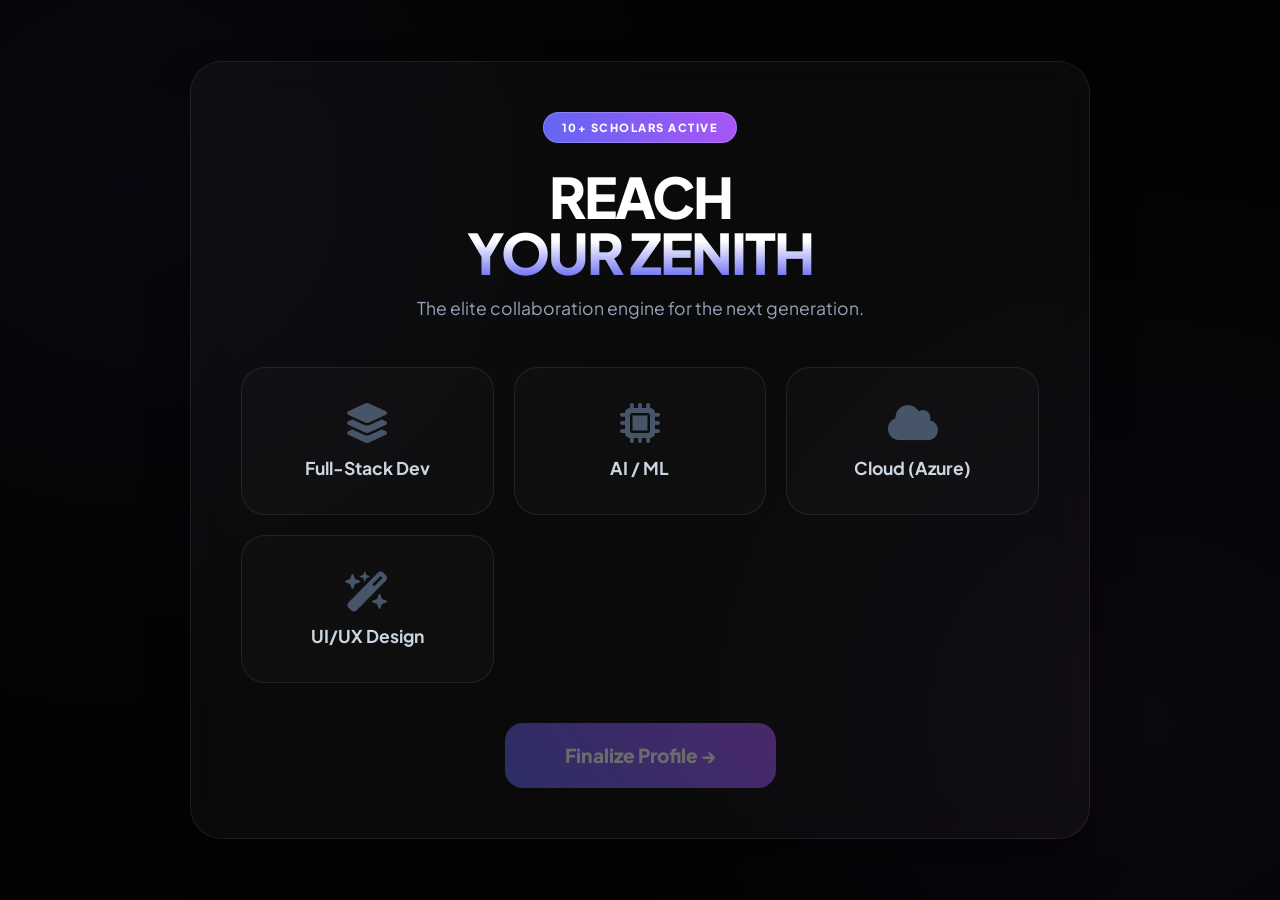
<file: templates/niche.html>
<!DOCTYPE html>
<html lang="en">
<head>
    <meta charset="UTF-8">
    <meta name="viewport" content="width=device-width, initial-scale=1.0">
    <title>Zenith | Choose Your Niche</title>
   
    <!-- External Resources -->
    <link href="https://cdn.jsdelivr.net/npm/bootstrap@5.3.0/dist/css/bootstrap.min.css" rel="stylesheet">
    <link href="https://fonts.googleapis.com/css2?family=Plus+Jakarta+Sans:wght@400;600;800&display=swap" rel="stylesheet">
    <link rel="stylesheet" href="https://cdnjs.cloudflare.com/ajax/libs/font-awesome/6.4.0/css/all.min.css">

    <style>
        :root {
            --bg: #030303;
            --glass: rgba(255, 255, 255, 0.03);
            --border: rgba(255, 255, 255, 0.08);
            --accent: #6366f1;
            --accent-glow: rgba(99, 102, 241, 0.15);
            --text-muted: #94a3b8;
        }

        body {
            background-color: var(--bg);
            background-image:
                radial-gradient(circle at 10% 20%, rgba(99, 102, 241, 0.05) 0%, transparent 40%),
                radial-gradient(circle at 90% 80%, rgba(168, 85, 247, 0.05) 0%, transparent 40%);
            color: #ffffff;
            font-family: 'Plus Jakarta Sans', sans-serif;
            min-height: 100vh;
            display: flex;
            align-items: center;
            justify-content: center;
            margin: 0;
            padding: 20px;
            overflow-x: hidden;
        }

        /* Floating Stickers Layer */
        .floating-stickers {
            position: fixed;
            top: 0;
            left: 0;
            width: 100%;
            height: 100%;
            pointer-events: none;
            z-index: 0;
        }

        .sticker {
            position: absolute;
            opacity: 0;
            animation: floatUp 12s infinite linear;
        }

        @keyframes floatUp {
            0% { transform: translateY(110vh) rotate(0deg); opacity: 0; }
            20% { opacity: 0.3; }
            80% { opacity: 0.3; }
            100% { transform: translateY(-20vh) rotate(360deg); opacity: 0; }
        }

        .niche-container {
            position: relative;
            z-index: 10;
            width: 100%;
            max-width: 900px;
            padding: 50px;
            background: var(--glass);
            border: 1px solid var(--border);
            border-radius: 32px;
            backdrop-filter: blur(20px);
            text-align: center;
            box-shadow: 0 25px 50px -12px rgba(0, 0, 0, 0.5);
        }

        /* Hero Styling */
        .active-badge {
            background: linear-gradient(90deg, var(--accent), #a855f7);
            padding: 6px 18px;
            border-radius: 20px;
            font-size: 0.7rem;
            font-weight: 800;
            letter-spacing: 1.5px;
            display: inline-block;
            margin-bottom: 25px;
            border: 1px solid rgba(255, 255, 255, 0.2);
            text-transform: uppercase;
        }

        .hero-title {
            font-size: 3.5rem;
            font-weight: 900;
            line-height: 1;
            margin-bottom: 15px;
            text-transform: uppercase;
            letter-spacing: -2px;
        }

        .hero-title span {
            display: block;
            background: linear-gradient(to bottom, #fff 30%, var(--accent));
            -webkit-background-clip: text;
            -webkit-text-fill-color: transparent;
        }

        .header-section p {
            color: var(--text-muted);
            font-size: 1.1rem;
            margin-bottom: 45px;
        }

        /* Grid Layout */
        .niche-grid {
            display: grid;
            grid-template-columns: repeat(auto-fit, minmax(200px, 1fr));
            gap: 20px;
            margin-bottom: 40px;
        }

        .niche-card {
            background: rgba(255, 255, 255, 0.02);
            border: 1px solid var(--border);
            border-radius: 24px;
            padding: 35px 20px;
            cursor: pointer;
            transition: all 0.4s cubic-bezier(0.175, 0.885, 0.32, 1.275);
        }

        .niche-card i {
            font-size: 2.5rem;
            margin-bottom: 15px;
            color: #475569;
            transition: 0.3s ease;
        }

        .niche-card h4 {
            font-size: 1.1rem;
            font-weight: 700;
            margin: 0;
            color: #cbd5e1;
        }

        .niche-card:hover {
            border-color: rgba(99, 102, 241, 0.4);
            background: rgba(255, 255, 255, 0.04);
            transform: translateY(-8px);
        }

        .niche-card.selected {
            background: var(--accent-glow);
            border-color: var(--accent);
            box-shadow: 0 0 30px rgba(99, 102, 241, 0.2);
        }

        .niche-card.selected i {
            color: var(--accent);
        }

        .niche-card.selected h4 {
            color: #fff;
        }

        .btn-finalize {
            background: linear-gradient(45deg, var(--accent), #a855f7);
            color: white;
            border: none;
            padding: 18px 60px;
            border-radius: 18px;
            font-weight: 800;
            font-size: 1.2rem;
            transition: 0.4s;
            opacity: 0.4;
            cursor: not-allowed;
        }

        .btn-finalize.active {
            opacity: 1;
            cursor: pointer;
            box-shadow: 0 10px 30px rgba(99, 102, 241, 0.4);
        }
    </style>
</head>
<body>

    <!-- Ambient Stickers Container -->
    <div class="floating-stickers" id="stickerContainer"></div>

    <div class="niche-container">
        <div class="header-section">
            <div class="active-badge">10+ Scholars Active</div>
            <h1 class="hero-title">Reach <span>Your Zenith</span></h1>
            <p>The elite collaboration engine for the next generation.</p>
        </div>

        <form action="{{ url_for('save_niche') }}" method="POST" id="nicheForm">
            <input type="hidden" name="selected_niche" id="nicheInput" required>
           
            <div class="niche-grid">
                <div class="niche-card" data-niche="Web Development">
                    <i class="fa-solid fa-layer-group"></i>
                    <h4>Full-Stack Dev</h4>
                </div>
                <div class="niche-card" data-niche="AI/ML">
                    <i class="fa-solid fa-microchip"></i>
                    <h4>AI / ML</h4>
                </div>
                <div class="niche-card" data-niche="Cloud Computing">
                    <i class="fa-solid fa-cloud"></i>
                    <h4>Cloud (Azure)</h4>
                </div>
                <div class="niche-card" data-niche="UI/UX Design">
                    <i class="fa-solid fa-wand-magic-sparkles"></i>
                    <h4>UI/UX Design</h4>
                </div>
            </div>

            <button type="submit" class="btn-finalize" id="finalizeBtn" disabled>
                Finalize Profile →
            </button>
        </form>
    </div>

    <script>
        // 1. Selection Logic
        const cards = document.querySelectorAll('.niche-card');
        const hiddenInput = document.getElementById('nicheInput');
        const submitBtn = document.getElementById('finalizeBtn');

        cards.forEach(card => {
            card.addEventListener('click', () => {
                cards.forEach(c => c.classList.remove('selected'));
                card.classList.add('selected');
               
                hiddenInput.value = card.getAttribute('data-niche');
                submitBtn.disabled = false;
                submitBtn.classList.add('active');
            });
        });

        // 2. Dynamic Floating Stickers
        const stickerContainer = document.getElementById('stickerContainer');
        const icons = ['fa-brain', 'fa-code', 'fa-rocket', 'fa-atom', 'fa-microchip', 'fa-terminal'];
        const colors = ['#6366f1', '#a855f7', '#ffffff', '#4f46e5'];

        function createSticker() {
            const sticker = document.createElement('i');
            const randomIcon = icons[Math.floor(Math.random() * icons.length)];
            const randomColor = colors[Math.floor(Math.random() * colors.length)];
           
            sticker.className = `fa-solid ${randomIcon} sticker`;
            sticker.style.left = Math.random() * 100 + 'vw';
            sticker.style.color = randomColor;
            sticker.style.fontSize = (Math.random() * 1.5 + 1) + 'rem';
            sticker.style.animationDuration = (Math.random() * 5 + 10) + 's';
           
            stickerContainer.appendChild(sticker);

            // Cleanup
            setTimeout(() => { sticker.remove(); }, 15000);
        }

        // Spawn stickers continuously
        setInterval(createSticker, 1500);
    </script>
</body>
</html>
</file>
